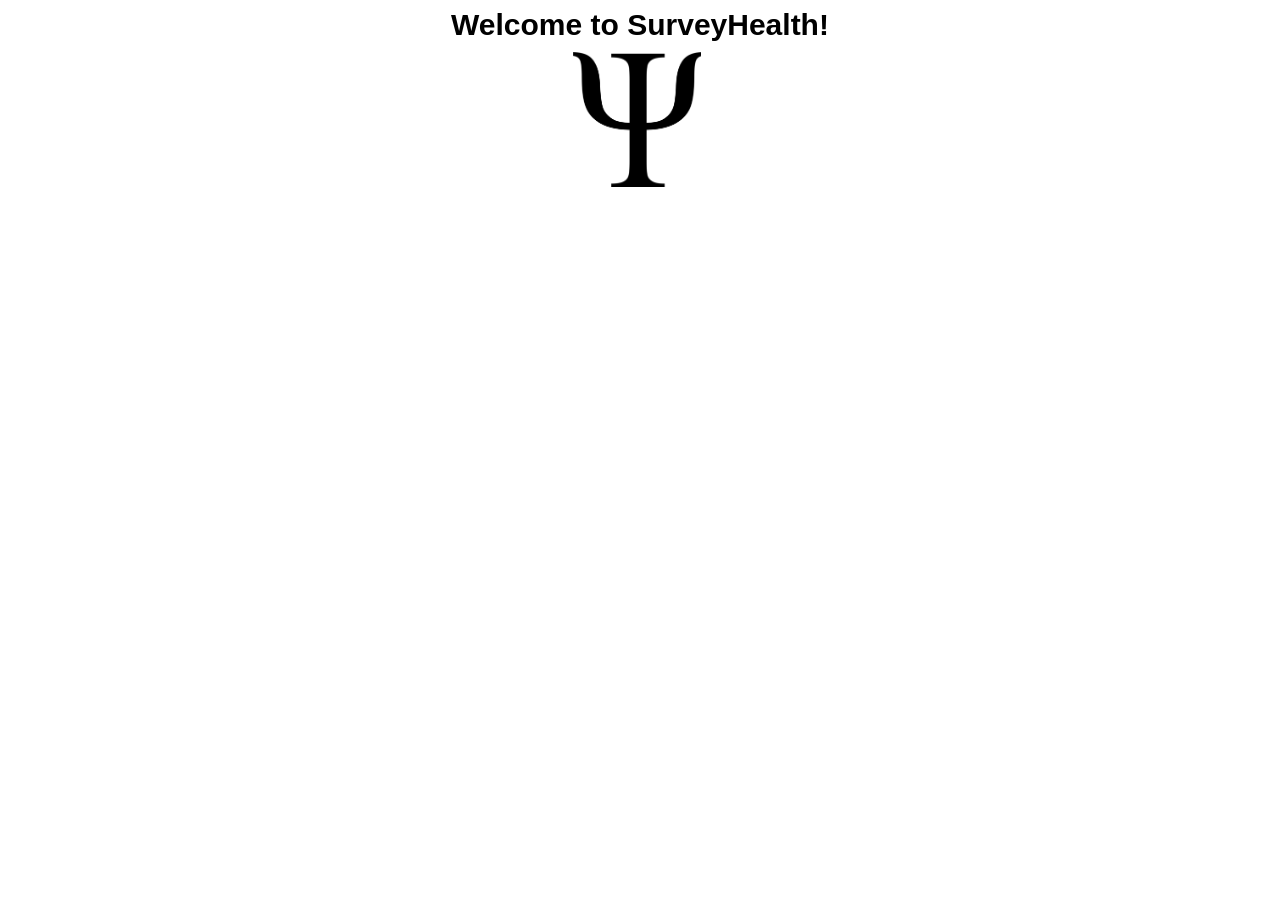
<file: index.html>
<!doctype html>
<html lang="en">
  <head>
    <link rel="stylesheet" href="welcome.css" />
    <meta charset="UTF-8" />
    <meta
      name="viewport"
      content="width=device-width, 
      initial-scale=1.0"
    />
    <title>Document</title>
  </head>
  <head>
    <body>
      <div class="welcomebox">
        <p class="transformheader">Welcome to SurveyHealth!</p>
      </div>
    </body>
    <img
      src="Images/Psi_uc.png"
      alt="The Greek Letter Psi in black"
      class="psi"
    />
  </head>
  <body></body>
</html>
</file>
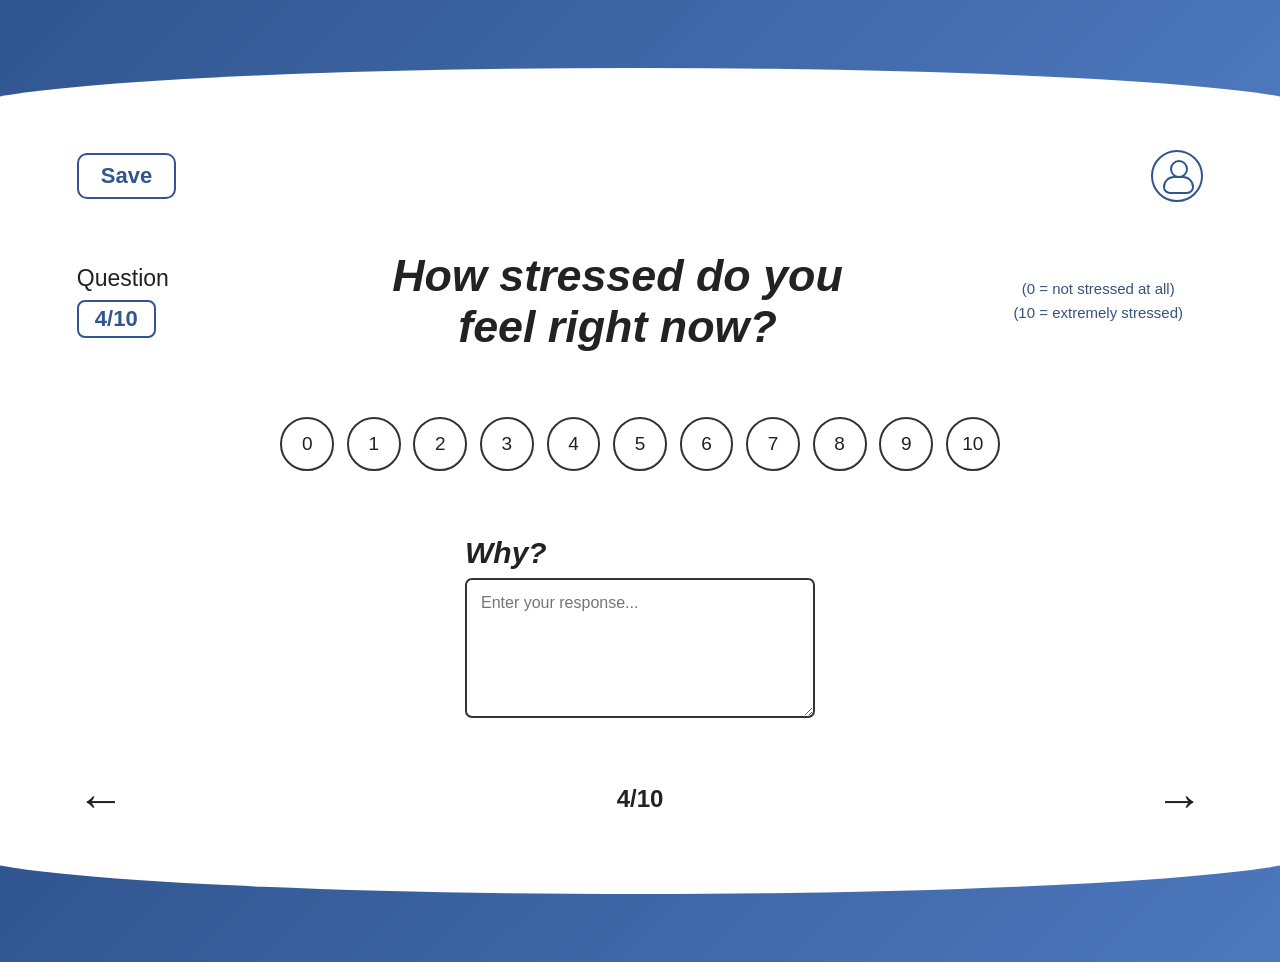
<file: survey.html>
<!DOCTYPE html>
<html lang="en">

<head>
<meta charset="UTF-8">
<meta name="viewport" content="width=device-width, initial-scale=1.0">
<title>SurveyHealth - Question 4</title>
<link rel="stylesheet" href="css/styles.css">
</head>

<body>

<main class="survey-page">

    <div class="top-band"></div>

    <div class="content">

        <header class="top-row">
            <button class="save-btn" type="button">Save</button>
            <div class="profile-icon" aria-label="Profile icon"></div>
        </header>

        <section class="question-area">

            <div class="question-box">
                Question
                <strong>4/10</strong>
            </div>

            <h1 class="main-question">
                How stressed do you<br>
                feel right now?
            </h1>

            <div class="note">
                (0 = not stressed at all)<br>
                (10 = extremely stressed)
            </div>

        </section>

        <form>

            <fieldset class="scale-row">
                <legend>Choose a stress level</legend>

                <label><input type="radio" name="stress" value="0"><span class="circle">0</span></label>
                <label><input type="radio" name="stress" value="1"><span class="circle">1</span></label>
                <label><input type="radio" name="stress" value="2"><span class="circle">2</span></label>
                <label><input type="radio" name="stress" value="3"><span class="circle">3</span></label>
                <label><input type="radio" name="stress" value="4"><span class="circle">4</span></label>
                <label><input type="radio" name="stress" value="5"><span class="circle">5</span></label>
                <label><input type="radio" name="stress" value="6"><span class="circle">6</span></label>
                <label><input type="radio" name="stress" value="7"><span class="circle">7</span></label>
                <label><input type="radio" name="stress" value="8"><span class="circle">8</span></label>
                <label><input type="radio" name="stress" value="9"><span class="circle">9</span></label>
                <label><input type="radio" name="stress" value="10"><span class="circle">10</span></label>

            </fieldset>

            <div class="why-section">
                <div class="why-box">
                    <label for="why">Why?</label>
                    <textarea id="why" placeholder="Enter your response..."></textarea>
                </div>
            </div>

        </form>

        <footer class="footer-row">
            <span class="arrow">←</span>
            <span class="footer-count">4/10</span>
            <span class="arrow">→</span>
        </footer>

    </div>

    <div class="bottom-band"></div>

</main>

</body>
</html>
</file>
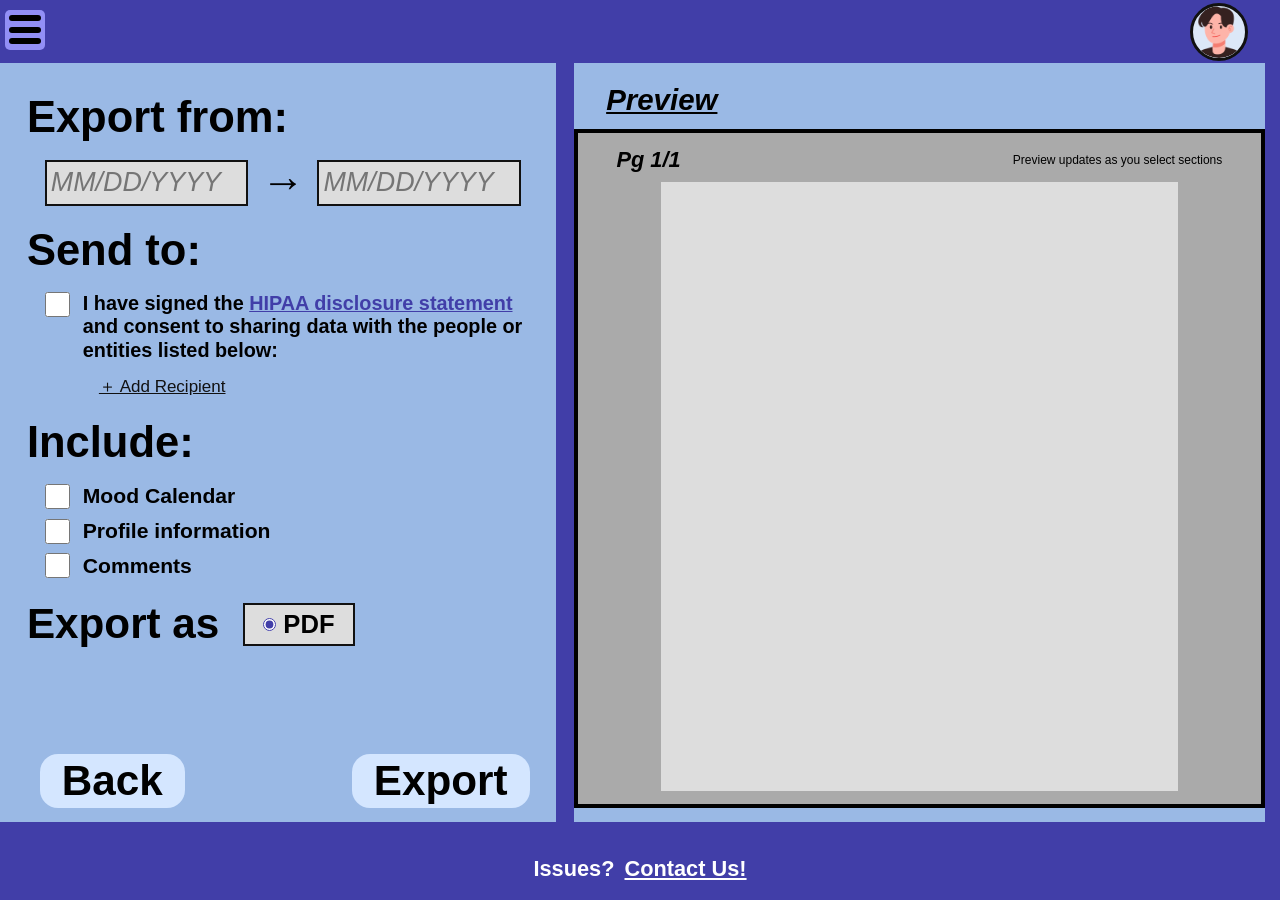
<file: export/export.html>
<!DOCTYPE html>
<!-- Mika Montemayor's work -->
<html lang="en">
<head>
    <meta charset="UTF-8">
    <meta name="viewport" content="width=device-width, initial-scale=1.0">
    <title>SurveyHealth - Export</title>
    <link rel="stylesheet" href="export-styling.css">
    <script src="export-functions.js" defer></script>
</head>
<body>
    <header class="headerdiv">
        <nav class="navigation">
            <div class="hamburgerbox" role="button" tabindex="0"
                 aria-label="Open navigation menu" aria-expanded="false"
                 onclick="change(this)" onkeydown="hamburgerKey(event, this)">
                <div class="hamline1"></div>
                <div class="hamline2"></div>
                <div class="hamline3"></div>
            </div>

            <ul class="dropdown">
                <li><a href="landing.html">Profile</a></li>
                <li><a href="placeholder.html">Calendar</a></li>
                <li><a href="placeholder.html">About Us</a></li>
                <li><a href="placeholder.html">Contact Us</a></li>
                <li><a href="placeholder.html">FAQ</a></li>
                <li><a href="placeholder.html">Privacy</a></li>
                <li><a href="placeholder.html">Settings</a></li>
                <li><a href="placeholder.html">Log Out</a></li>
            </ul>
        </nav>

        <a class="profile-link" href="landing.html" aria-label="Go to profile page">
            <img class="profileimage" src="profileimages/patientprofile.png"
                 alt="Profile" onerror="this.style.display='none'; this.nextElementSibling.style.display='grid';">
            <span class="profile-fallback" aria-hidden="true">SP</span>
        </a>
    </header>

    <main class="page-layout">
        <section class="export-panel">
            <h1>Export from:</h1>
            <div class="date-range">
                <label class="visually-hidden" for="startDate">Start date</label>
                <input id="startDate" type="text" placeholder="MM/DD/YYYY"
                       inputmode="numeric" autocomplete="off">
                <span class="date-arrow">→</span>
                <label class="visually-hidden" for="endDate">End date</label>
                <input id="endDate" type="text" placeholder="MM/DD/YYYY"
                       inputmode="numeric" autocomplete="off">
            </div>

            <h2>Send to:</h2>
            <label class="consent-row">
                <input type="checkbox" id="consent">
                <span>I have signed the <a href="placeholder.html">HIPAA disclosure statement</a>
                and consent to sharing data with the people or entities listed below:</span>
            </label>

            <div class="recipient" id="recipient" hidden>
                <div class="recipient-avatar">TP</div>
                <div>
                    <strong>Dr. Thera Py</strong>
                    <span>thera.py@healthserv.ya</span>
                </div>
            </div>
            <button class="add-recipient" id="addRecipient" type="button">＋ Add Recipient</button>

            <h2 class="include-title">Include:</h2>
            <div class="include-options">
                <label><input type="checkbox" class="include-check" value="Mood Calendar"><span>Mood Calendar</span></label>
                <label><input type="checkbox" class="include-check" value="Profile information"><span>Profile information</span></label>
                <label><input type="checkbox" class="include-check" value="Comments"><span>Comments</span></label>
            </div>

            <fieldset class="format-choice">
                <legend>Export as</legend>
                <label><input type="radio" name="fileType" value="pdf" checked> PDF</label>
            </fieldset>

            <div class="action-buttons">
                <button class="back-button" type="button" onclick="goBack()">Back</button>
                <button class="export-button" type="button" onclick="exportBlankPDF()">Export</button>
            </div>
        </section>

        <section class="preview-section">
            <h2>Preview</h2>
            <div class="preview-box">
                <div class="preview-heading">
                    <span id="pageCount">Pg 1/1</span>
                    <span class="preview-note">Preview updates as you select sections</span>
                </div>
                <iframe id="pdfPreview" title="SurveyHealth PDF preview"></iframe>
            </div>
        </section>
    </main>

    <footer class="footerdiv">
        <p>Issues? <a href="placeholder.html">Contact Us!</a></p>
    </footer>
</body>
</html>
</file>
<file: welcome.css>
.transformheader{
    display: contents;
    margin-top: auto;
    margin-left: auto;
    transform: translate(480px,180px);
    font-family: 'Gill Sans', 'Gill Sans MT', Calibri, 'Trebuchet MS', sans-serif;
    font-weight: bold;
    font-size: 30px;
}
.welcomebox{
    width: 100dvw-480;
    height: 100dvb-180;
    text-align: center;
}
.psi{
      width: 10dvw;
      height: 15dvb;
      transform: translate(565px, 10px);
}
</file>
<file: css/styles.css>
* {
    box-sizing: border-box;
}

body {
    margin: 0;
    font-family: "Segoe UI", Arial, sans-serif;
    color: #222;
    background: white;
}

/* Entire browser page */

.survey-page {
    min-height: 100vh;
    min-height: 100svh;
    width: 100%;
    background: white;
    position: relative;
    overflow: hidden;
}

/* Blue top and bottom decorations */

.top-band,
.bottom-band {
    position: absolute;
    left: 0;
    width: 100%;
    height: 105px;
    background: linear-gradient(135deg, #30558f, #4d78bd);
}

.top-band {
    top: 0;
}

.top-band::after {
    content: "";
    position: absolute;
    top: 68px;
    left: -3%;
    width: 106%;
    height: 85px;
    background: white;
    border-radius: 50% 50% 0 0;
}

.bottom-band {
    bottom: 0;
}

.bottom-band::before {
    content: "";
    position: absolute;
    bottom: 68px;
    left: -3%;
    width: 106%;
    height: 85px;
    background: white;
    border-radius: 0 0 50% 50%;
}

/* Main content */

.content {
    position: relative;
    z-index: 1;
    max-width: 1350px;
    min-height: 100vh;
    min-height: 100svh;
    margin: 0 auto;
    padding: 150px 6% 135px;
    display: flex;
    flex-direction: column;
}

/* Header */

.top-row {
    display: flex;
    justify-content: space-between;
    align-items: center;
}

/* Save button */

.save-btn {
    border: 2px solid #30558f;
    background: white;
    color: #30558f;
    padding: 8px 22px;
    border-radius: 10px;
    font-size: 22px;
    font-weight: 600;
    cursor: default;
}

/* Profile icon */

.profile-icon {
    height: 52px;
    width: 52px;
    border: 2px solid #30558f;
    border-radius: 50%;
    position: relative;
}

.profile-icon::before {
    content: "";
    position: absolute;
    width: 14px;
    height: 14px;
    top: 8px;
    left: 17px;
    border: 2px solid #30558f;
    border-radius: 50%;
}

.profile-icon::after {
    content: "";
    position: absolute;
    width: 27px;
    height: 14px;
    bottom: 6px;
    left: 10px;
    border: 2px solid #30558f;
    border-radius: 14px 14px 9px 9px;
}

/* Question area */

.question-area {
    display: grid;
    grid-template-columns: 165px 1fr 210px;
    align-items: center;
    gap: 22px;
    margin-top: 48px;
}

.question-box {
    font-size: 23px;
}

.question-box strong {
    display: block;
    width: fit-content;
    border: 2px solid #30558f;
    color: #30558f;
    border-radius: 8px;
    padding: 4px 16px;
    margin-top: 8px;
    font-size: 22px;
}

/* Question heading */

.main-question {
    text-align: center;
    font-size: clamp(30px, 3.5vw, 46px);
    font-weight: 700;
    font-style: italic;
    margin: 0;
}

.note {
    text-align: center;
    font-size: 15px;
    line-height: 1.6;
    color: #36527e;
}

/* 0-10 rating scale */

.scale-row {
    border: 0;
    padding: 0;
    margin: 65px 0 0;
    display: flex;
    justify-content: center;
    align-items: center;
    gap: clamp(5px, 1vw, 14px);
    flex-wrap: wrap;
}

.scale-row legend {
    position: absolute;
    width: 1px;
    height: 1px;
    overflow: hidden;
    clip: rect(0, 0, 0, 0);
}

.scale-row label {
    cursor: pointer;
}

.scale-row input {
    position: absolute;
    opacity: 0;
    width: 1px;
    height: 1px;
}

/* Rating circles */

.circle {
    width: clamp(37px, 4.2vw, 56px);
    height: clamp(37px, 4.2vw, 56px);
    border: 2px solid #333;
    border-radius: 50%;
    display: flex;
    justify-content: center;
    align-items: center;
    font-size: 19px;
    background: white;
}

/* Selected rating */

.scale-row input:checked + .circle {
    background: #dce8fb;
    border-color: #30558f;
    color: #30558f;
    font-weight: bold;
}

.scale-row input:focus-visible + .circle {
    outline: 3px solid #8cafe8;
    outline-offset: 3px;
}

/* Why? response section */

.why-section {
    display: flex;
    justify-content: center;
    margin-top: 65px;
}

.why-box {
    width: 350px;
    max-width: 100%;
}

.why-box label {
    font-size: 30px;
    font-weight: bold;
    font-style: italic;
    display: block;
    margin-bottom: 8px;
}

.why-box textarea {
    width: 100%;
    height: 140px;
    padding: 14px;
    font-family: inherit;
    font-size: 16px;
    border: 2px solid #333;
    border-radius: 7px;
    resize: vertical;
}

.why-box textarea:focus {
    outline: 3px solid #a9c1ec;
    border-color: #30558f;
}

/* Footer */

.footer-row {
    margin-top: auto;
    padding-top: 50px;
    display: flex;
    justify-content: space-between;
    align-items: center;
}

.arrow {
    font-size: 48px;
    color: #222;
}

.footer-count {
    font-size: 24px;
    font-weight: 600;
}

/* Mobile layout */

@media (max-width: 800px) {
    .content {
        padding: 135px 5% 125px;
    }

    .question-area {
        grid-template-columns: 1fr;
        text-align: center;
        margin-top: 35px;
    }

    .question-box strong {
        margin: 8px auto;
    }

    .main-question {
        font-size: 32px;
    }

    .scale-row {
        margin-top: 40px;
    }

    .circle {
        width: 39px;
        height: 39px;
        font-size: 16px;
    }

    .why-section {
        margin-top: 40px;
    }
}
</file>
<file: export/export-styling.css>
/* SurveyHealth Export Page*/

* {
    box-sizing: border-box;
    margin: 0;
    padding: 0;
    font-family: 'Gill Sans', 'Gill Sans MT', Calibri, 'Trebuchet MS', sans-serif;
}

body {
    min-height: 100vh;
    display: flex;
    flex-direction: column;
    background-color: #413EA8;
    color: #000;
}

.headerdiv {
    width: 100%;
    min-height: 7dvh;
    background-color: #413EA8;
    display: flex;
    align-items: center;
    justify-content: space-between;
    position: relative;
    z-index: 5;
}

.navigation { background: transparent; }

/* Hamburger menu: uses the same class names and animation as the supplied files. */
.hamburgerbox {
    display: inline-block;
    width: 40px;
    height: 40px;
    margin: 4.5px;
    cursor: pointer;
    background-color: #928FF6;
    border-radius: 5px;
}
.hamline1, .hamline2, .hamline3 {
    width: 32px;
    height: 6px;
    background-color: black;
    margin: 5.5px 4px;
    border-radius: 10px;
    transition: 0.2s;
}
.change .hamline1 { transform: translate(0, 11.5px) rotate(-45deg); }
.change .hamline2 { opacity: 0; }
.change .hamline3 { transform: translate(0, -11.5px) rotate(45deg); }

.dropdown {
    display: none;
    position: absolute;
    top: 44px;
    left: 4.5px;
    width: max-content;
    max-width: calc(100vw - 20px);
    height: fit-content;
    padding: 5px;
    list-style: none;
    background-color: #928FF6;
    border-radius: 0 15px 15px 15px;
    z-index: 10;
    box-shadow: 0 4px 10px #17164b55;
}
.dropdown.open { display: block; }
.dropdown li {
    position: relative;
    padding: 10px;
    margin: 5px;
    width: auto;
    border-radius: 25px;
    background-color: #928FF6;
    text-transform: uppercase;
}
.dropdown li:hover { background-color: #413EA8; }
.dropdown a {
    color: white;
    background: transparent;
    font-size: large;
    text-decoration: none;
}
@keyframes fadeIn {
    from { opacity: 0; transform: translateY(-25px); }
    to { opacity: 1; transform: translateY(0); }
}
.dropdown.open { animation: fadeIn .25s ease-in-out; }

.profile-link {
    display: block;
    width: 58px;
    height: 58px;
    margin: 2px 2.5% 2px 10px;
    border: 3px solid #111;
    border-radius: 50%;
    overflow: hidden;
    background: #dce8f8;
}
.profileimage {
    display: block;
    width: 100%;
    height: 100%;
    object-fit: cover;
    border-radius: 50%;
}
.profile-fallback {
    display: none;
    width: 100%;
    height: 100%;
    place-items: center;
    color: #413EA8;
    background: #dce8f8;
    font-size: 19px;
    font-weight: bold;
}

.page-layout {
    flex: 1;
    min-height: 0;
    display: grid;
    grid-template-columns: minmax(390px, 44%) minmax(0, 1fr);
    gap: 1.4%;
    padding: 0 1.2% 1.2% 0;
}

.export-panel {
    min-width: 0;
    min-height: 82vh;
    padding: 3.5vh 2.1vw 1.5vh;
    background-color: #9AB9E5;
    display: flex;
    flex-direction: column;
}
.export-panel h1, .export-panel h2 {
    margin-bottom: 2vh;
    font-size: clamp(27px, 3.4vw, 48px);
    line-height: 1.05;
    background: transparent;
}
.export-panel h2 { margin-top: 2.3vh; }

.date-range {
    display: flex;
    align-items: center;
    gap: 1vw;
    margin-left: 1.4vw;
    background: transparent;
}
.date-range input {
    width: 42%;
    min-width: 0;
    height: clamp(35px, 5.1vh, 55px);
    padding: 4px;
    border: 2px solid #111;
    background: #ddd;
    color: #111;
    font-size: clamp(13px, 2.1vw, 28px);
    font-style: italic;
}
.date-arrow { font-size: clamp(25px, 3.4vw, 45px); background: transparent; }

.consent-row {
    display: flex;
    align-items: flex-start;
    gap: 13px;
    margin-left: 1.4vw;
    max-width: 520px;
    font-size: clamp(14px, 1.55vw, 21px);
    line-height: 1.2;
    font-weight: bold;
    background: transparent;
}
.consent-row span { background: transparent; }
.consent-row a { color: #413EA8; background: transparent; }
input[type="checkbox"] {
    width: 25px;
    height: 25px;
    flex: 0 0 25px;
    accent-color: #413EA8;
    cursor: pointer;
}
.recipient {
    display: flex;
    align-items: center;
    gap: 12px;
    margin: 13px 0 0 4vw;
    padding: 8px 13px;
    width: fit-content;
    max-width: 90%;
    border-radius: 12px;
    background: #928FF6;
    font-size: 15px;
}
.recipient[hidden] { display: none; }
.recipient span { display: block; background: transparent; }
.recipient strong { background: transparent; }
.recipient-avatar {
    width: 42px;
    height: 42px;
    display: grid;
    place-items: center;
    border-radius: 50%;
    background: #fff;
    color: #413EA8;
    font-weight: bold;
}
.add-recipient {
    align-self: flex-start;
    margin: 8px 0 0 5vw;
    padding: 4px 8px;
    border: 0;
    background: transparent;
    color: #111;
    text-decoration: underline;
    font-size: 17px;
    cursor: pointer;
}
.include-title { margin-top: 2vh !important; }
.include-options {
    display: grid;
    gap: 1.1vh;
    margin-left: 1.4vw;
    background: transparent;
}
.include-options label {
    display: flex;
    align-items: center;
    gap: 13px;
    font-size: clamp(15px, 1.65vw, 22px);
    font-weight: bold;
    background: transparent;
}
.include-options span { background: transparent; }

.format-choice {
    display: flex;
    align-items: center;
    gap: 12px;
    border: 0;
    margin-top: 2.4vh;
    background: transparent;
}
.format-choice legend {
    float: left;
    margin-right: 12px;
    font-size: clamp(26px, 3.3vw, 45px);
    font-weight: bold;
    background: transparent;
}
.format-choice label {
    display: inline-flex;
    align-items: center;
    gap: 7px;
    padding: 5px 18px;
    border: 2px solid #111;
    background: #ddd;
    font-size: clamp(18px, 2vw, 27px);
    font-weight: bold;
}
.format-choice input { accent-color: #413EA8; }

.action-buttons {
    display: flex;
    align-items: center;
    justify-content: space-between;
    gap: 15px;
    margin-top: auto;
    padding: 2vh 0 0 1vw;
    background: transparent;
}
.action-buttons button {
    padding: 3px 22px;
    border: 0;
    border-radius: 18px;
    background-color: #D4E6FF;
    color: #000;
    font-size: clamp(24px, 3.3vw, 46px);
    font-weight: bold;
    cursor: pointer;
}
.action-buttons button:hover { background-color: white; }

.preview-section {
    min-width: 0;
    display: flex;
    flex-direction: column;
    padding: 2.2vh 0 1.5vh;
    background: #9AB9E5;
}
.preview-section h2 {
    margin: 0 0 1.4vh 2.5vw;
    font-size: clamp(23px, 2.3vw, 32px);
    font-style: italic;
    text-decoration: underline;
    background: transparent;
}
.preview-box {
    flex: 1;
    min-height: 500px;
    display: flex;
    flex-direction: column;
    padding: 1.5vh 2vw;
    border: 4px solid #000;
    background: #aaa;
}
.preview-heading {
    display: flex;
    align-items: center;
    justify-content: space-between;
    padding: 0 1vw 1vh;
    background: transparent;
    font-size: clamp(15px, 1.7vw, 23px);
    font-weight: bold;
    font-style: italic;
}
.preview-note {
    font-size: 12px;
    font-style: normal;
    font-weight: normal;
}
#pdfPreview {
    flex: 1;
    width: min(82%, 700px);
    min-height: 440px;
    margin: 0 auto;
    border: 0;
    background: #ddd;
}
.footerdiv {
    min-height: 7dvh;
    display: flex;
    justify-content: center;
    align-items: center;
    background: #413EA8;
    color: white;
    font-size: clamp(14px, 1.7vw, 22px);
    font-weight: bold;
}
.footerdiv p, .footerdiv a { background: transparent; color: white; }
.footerdiv a { margin-left: 4px; }
.visually-hidden {
    position: absolute;
    width: 1px;
    height: 1px;
    overflow: hidden;
    clip: rect(0, 0, 0, 0);
    white-space: nowrap;
}

@media (max-width: 800px) {
    .page-layout {
        display: flex;
        flex-direction: column;
        padding: 0 10px 12px;
        gap: 12px;
    }
    .export-panel { min-height: 650px; padding: 24px 20px 16px; }
    .export-panel h1, .export-panel h2 { font-size: clamp(30px, 7vw, 42px); }
    .date-range { gap: 8px; margin-left: 8px; }
    .date-range input { width: 43%; font-size: clamp(14px, 3.8vw, 22px); }
    .date-arrow { font-size: 30px; }
    .consent-row, .include-options { margin-left: 8px; }
    .consent-row { font-size: 16px; }
    .include-options label { font-size: 18px; }
    .format-choice legend { font-size: 30px; }
    .action-buttons button { font-size: 30px; }
    .preview-section { min-height: 560px; padding: 10px 0; }
    .preview-section h2 { margin-left: 8px; }
    .preview-box { min-height: 520px; }
    #pdfPreview { width: 94%; min-height: 450px; }
}
@media (max-width: 420px) {
    .export-panel { padding-left: 13px; padding-right: 13px; }
    .date-range { margin-left: 0; gap: 5px; }
    .date-range input { font-size: 12px; }
    .consent-row { gap: 8px; }
    .format-choice { gap: 5px; }
    .format-choice legend { margin-right: 3px; font-size: 26px; }
    .format-choice label { padding: 4px 10px; }
    .action-buttons button { padding: 5px 16px; }
}
</file>
